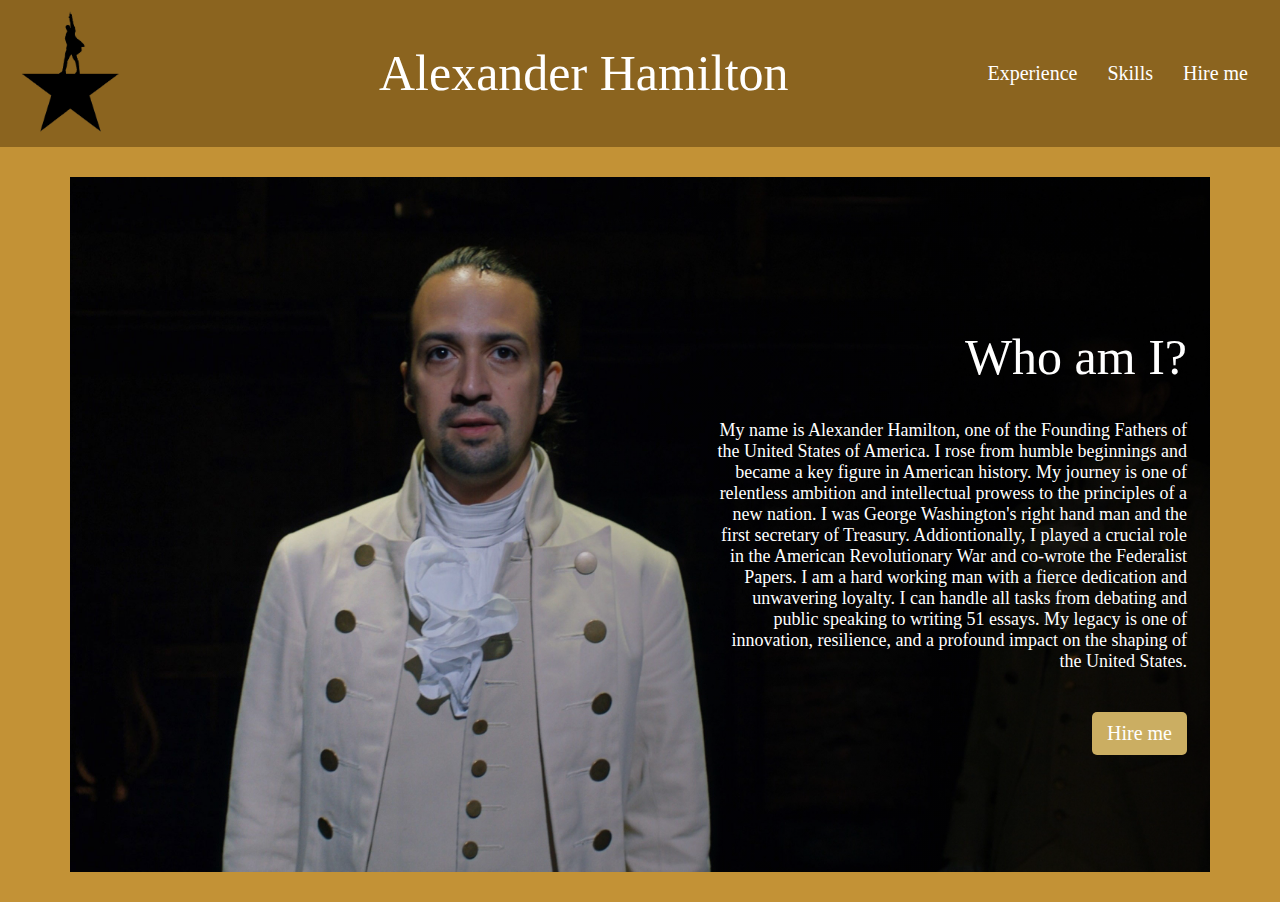
<file: index.html>
<!DOCTYPE html>
<html lang="en">
  <head>
    <meta charset="UTF-8" />
    <meta name="viewport" content="width=device-width, initial-scale=1.0" />
    <meta name="description" content="Who is Alexander Hamilton?" />
    <title>Alexander Hamilton</title>
    <link rel="icon" type="image/icon" href="images/Hamilton-Logo.png" />
    <link rel="stylesheet" href="style.css" />
  </head>
  <body>
    <nav>
      <a href="index.html">
        <img src="images/Hamilton-Logo.png" alt: "logo Hamilton"/>
      </a>
      <h1>Alexander Hamilton</h1>
      <input id="header-collapsible" class="toggle" type="checkbox" />
      <label for="header-collapsible" class="lbl-toggle">
        <div class="l1 line"></div>
        <div class="l2 line"></div>
        <div class="l3 line"></div>
      </label>
      <div class="nav-buttons collapsible-content">
        <ul>
          <li><a href="#">Experience</a></li>
          <li><a href="skills.html">Skills</a></li>
          <li><a href="hire.html">Hire me</a></li>
        </ul>
        <img src="images/Hamilton-Logo.png" alt="logo Hamilton" />
      </div>
    </nav>

    <div class="wrapper">
      <div class="homepage">
        <img src="images/Hamilton-Homepage.jpg" alt="Alexander Hamilton" />
        <div class="intro">
          <h1>Who am I?</h1>
          <span
            >My name is Alexander Hamilton, one of the Founding Fathers of the
            United States of America. I rose from humble beginnings and became a
            key figure in American history. My journey is one of relentless
            ambition and intellectual prowess to the principles of a new nation.
            I was George Washington's right hand man and the first secretary of
            Treasury. Addiontionally, I played a crucial role in the American
            Revolutionary War and co-wrote the Federalist Papers. I am a hard
            working man with a fierce dedication and unwavering loyalty. I can
            handle all tasks from debating and public speaking to writing 51
            essays. My legacy is one of innovation, resilience, and a profound
            impact on the shaping of the United States.</span
          >
          <a class="buttoncta" href="hire.html">Hire me</a>
        </div>
      </div>
    </div>
  </body>
</html>
</file>
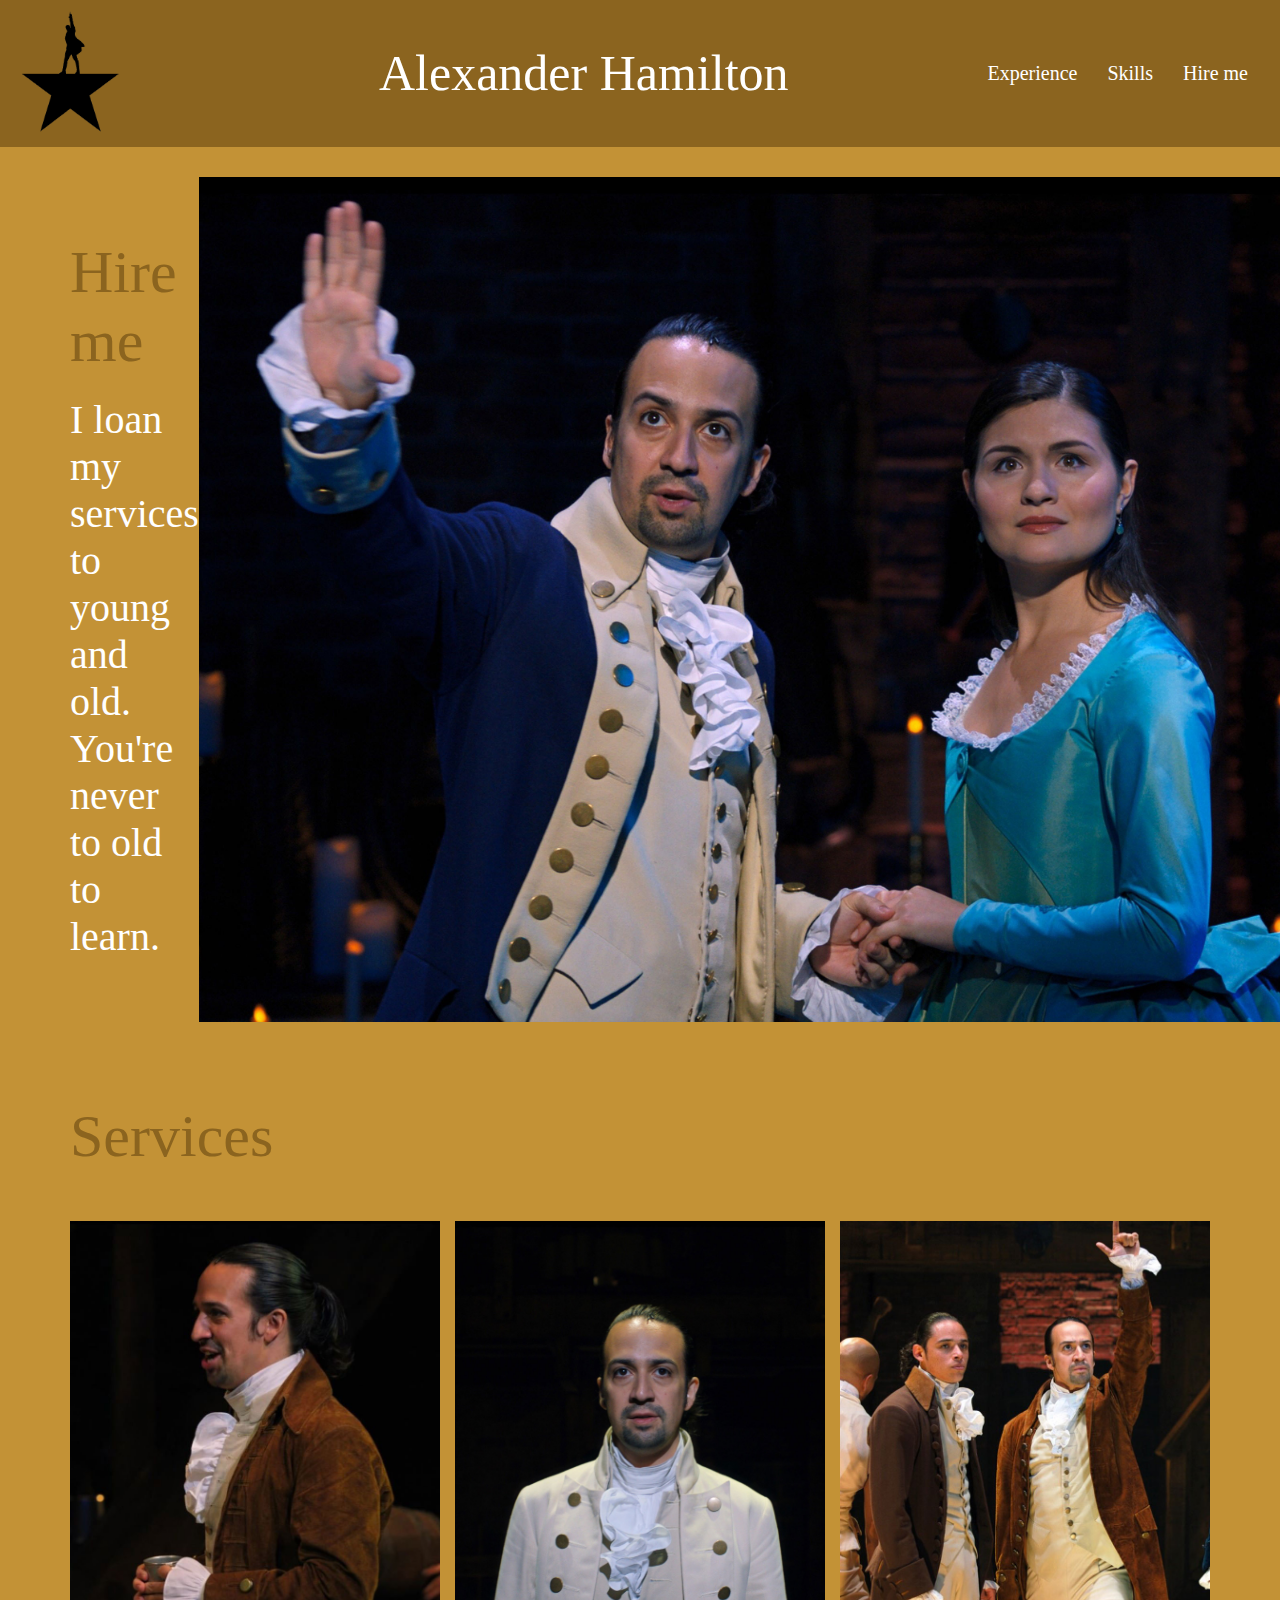
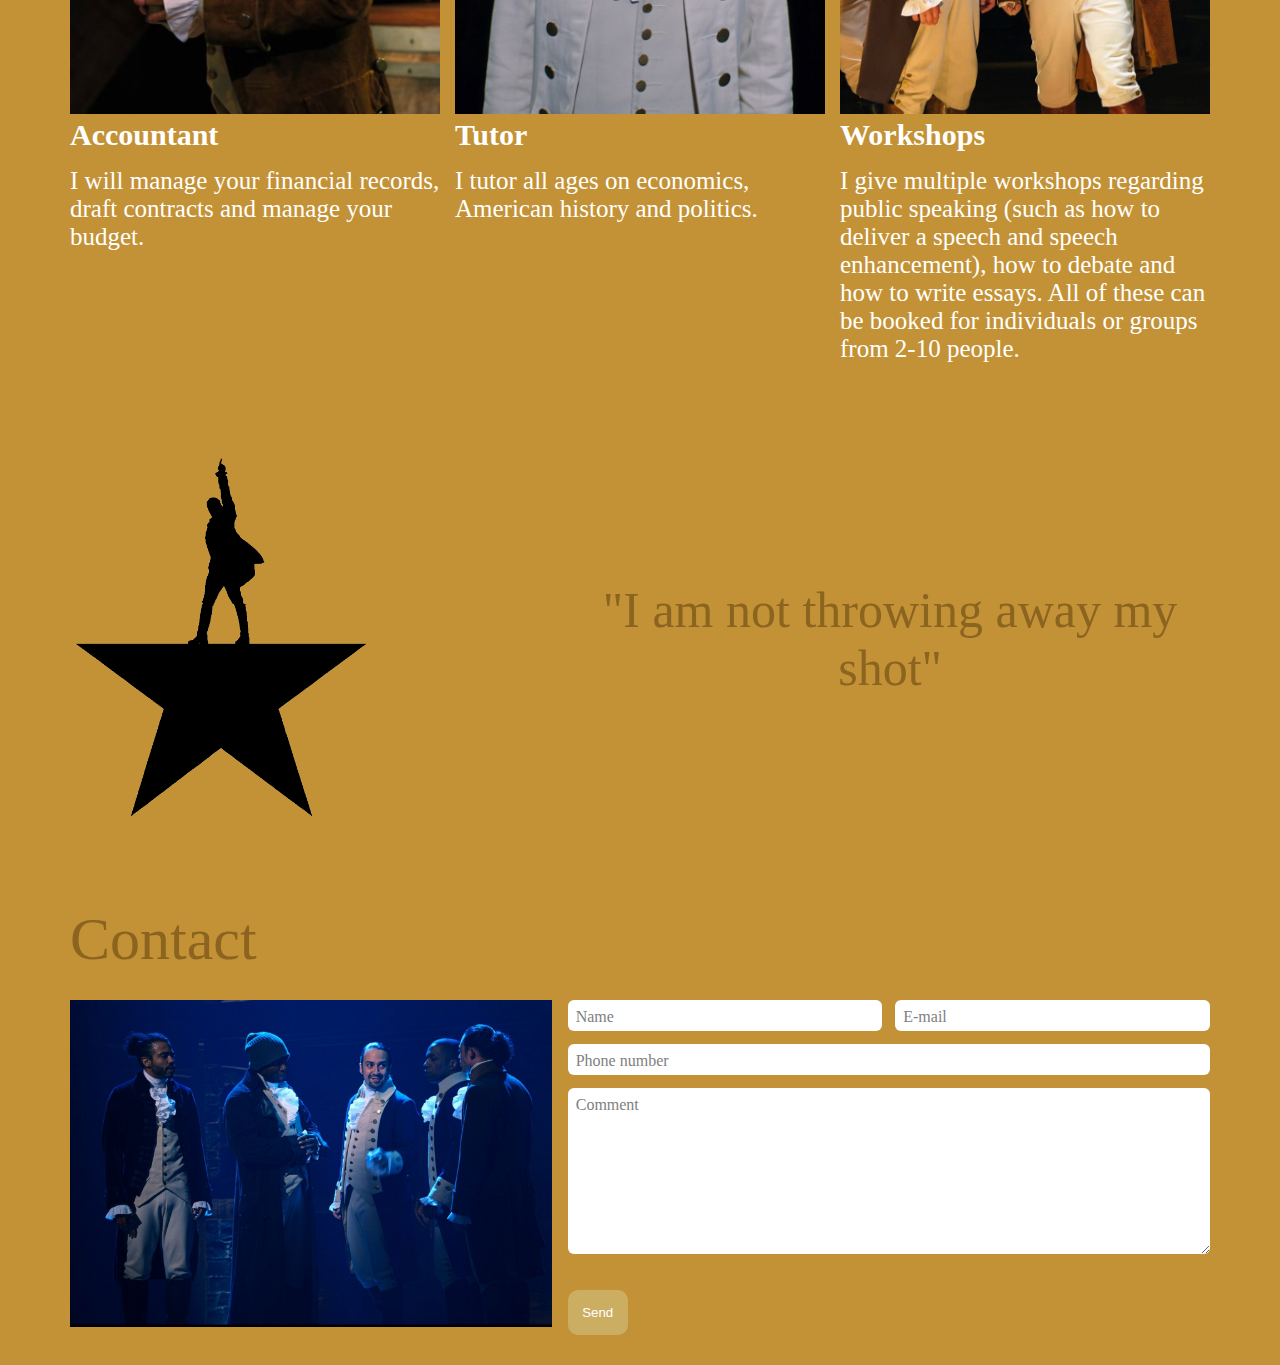
<file: hire.html>
<!DOCTYPE html>
<html lang="en">
  <head>
    <meta charset="UTF-8" />
    <meta name="viewport" content="width=device-width, initial-scale=1.0" />
    <meta
      name="description"
      content="Hire Alexander Hamilton as an Accountant for financial aid, a Tutor or for Workshops in Public Speaking,Writing or Debating"
    />
    <title>Hire me</title>
    <link rel="icon" type="image/icon" href="images/Hamilton-Logo.png" />
    <link rel="stylesheet" href="style.css" />
  </head>
  <body>
    <nav>
      <a href="index.html">
        <img src="images/Hamilton-Logo.png" alt="logo Hamilton" />
      </a>
      <h1>Alexander Hamilton</h1>
      <input id="header-collapsible" class="toggle" type="checkbox" />
      <label for="header-collapsible" class="lbl-toggle">
        <div class="l1 line"></div>
        <div class="l2 line"></div>
        <div class="l3 line"></div>
      </label>
      <div class="nav-buttons collapsible-content">
        <ul>
          <li><a href="#">Experience</a></li>
          <li><a href="skills.html">Skills</a></li>
          <li><a href="hire.html">Hire me</a></li>
        </ul>
        <img src="images/Hamilton-Logo.png" alt="logo Hamilton" />
      </div>
    </nav>
    <div class="wrapper">
      <div class="hire">
        <div class="hiretext">
          <h2>Hire me</h2>
          <span
            >I loan my services to young and old. You're never to old to learn.
          </span>
        </div>
        <img
          src="images/Hamilton-Hire.jpg"
          alt="Alexander Hamilton speaking to Eliza Hamilton"
        />
      </div>

      <div class="services">
        <h2>Services</h2>
        <div class="colums">
          <div class="Accountant">
            <div class="Accountant-img">
              <img
                src="images/Hamilton-accountant.jpg"
                alt="Alexander Hamilton
              speaking"
              />
            </div>
            <h3>Accountant</h3>
            <span>
              I will manage your financial records, draft contracts and manage
              your budget.
            </span>
          </div>
          <div class="Tutor">
            <div class="Tutor-img">
              <img src="images/Hamilton-Tutor.jpg" alt="Alexander Hamilton" />
            </div>
            <h3>Tutor</h3>
            <span>
              I tutor all ages on economics, American history and politics.
            </span>
          </div>
          <div class="Workshops">
            <div class="Workshop-img">
              <img
                src="images/Hamilton-workshops-crop.jpg"
                alt="Alexander Hamilton holding a speech"
              />
            </div>
            <h3>Workshops</h3>
            <span>
              I give multiple workshops regarding public speaking (such as how
              to deliver a speech and speech enhancement), how to debate and how
              to write essays. All of these can be booked for individuals or
              groups from 2-10 people.
            </span>
          </div>
        </div>

        <div class="quote1">
          <div class="imagestar">
            <img src="images/Hamilton-Logo.png" alt="logo Hamilton" />
          </div>
          <h1>"I am not throwing away my shot"</h1>
        </div>
      </div>

      <div class="contact">
        <div class="contacttext">
          <h2>Contact</h2>
        </div>

        <div class="imagecontact">
          <img
            src="images/Hamilton-Contact.jpg"
            alt="Alexander Hamilton in a blue
          background"
          />
        </div>
        <form id="ContactForm" class="isolate">
          <div class="contact_fields">
            <div class="field">
              <input class="field_input" type="text" placeholder="Name" />
              <label class="field_label">Name</label>
            </div>
            <div class="field">
              <input type="email" class="field_input" placeholder="E-mail" />
              <label class="field_label">E-mail</label>
            </div>
          </div>
          <div class="field">
            <input type="tel" class="field_input" placeholder="Phone number" />
            <label class="field_label">Phone number</label>
          </div>
          <div class="field">
            <textarea
              rows="10"
              class="field_input"
              placeholder="Comment"
            ></textarea>
            <label class="form_label field_label">Comment</label>
          </div>
          <div class="contact_button">
            <button type="submit" class="button">Send</button>
          </div>
        </form>
      </div>
    </div>
  </body>
</html>
</file>
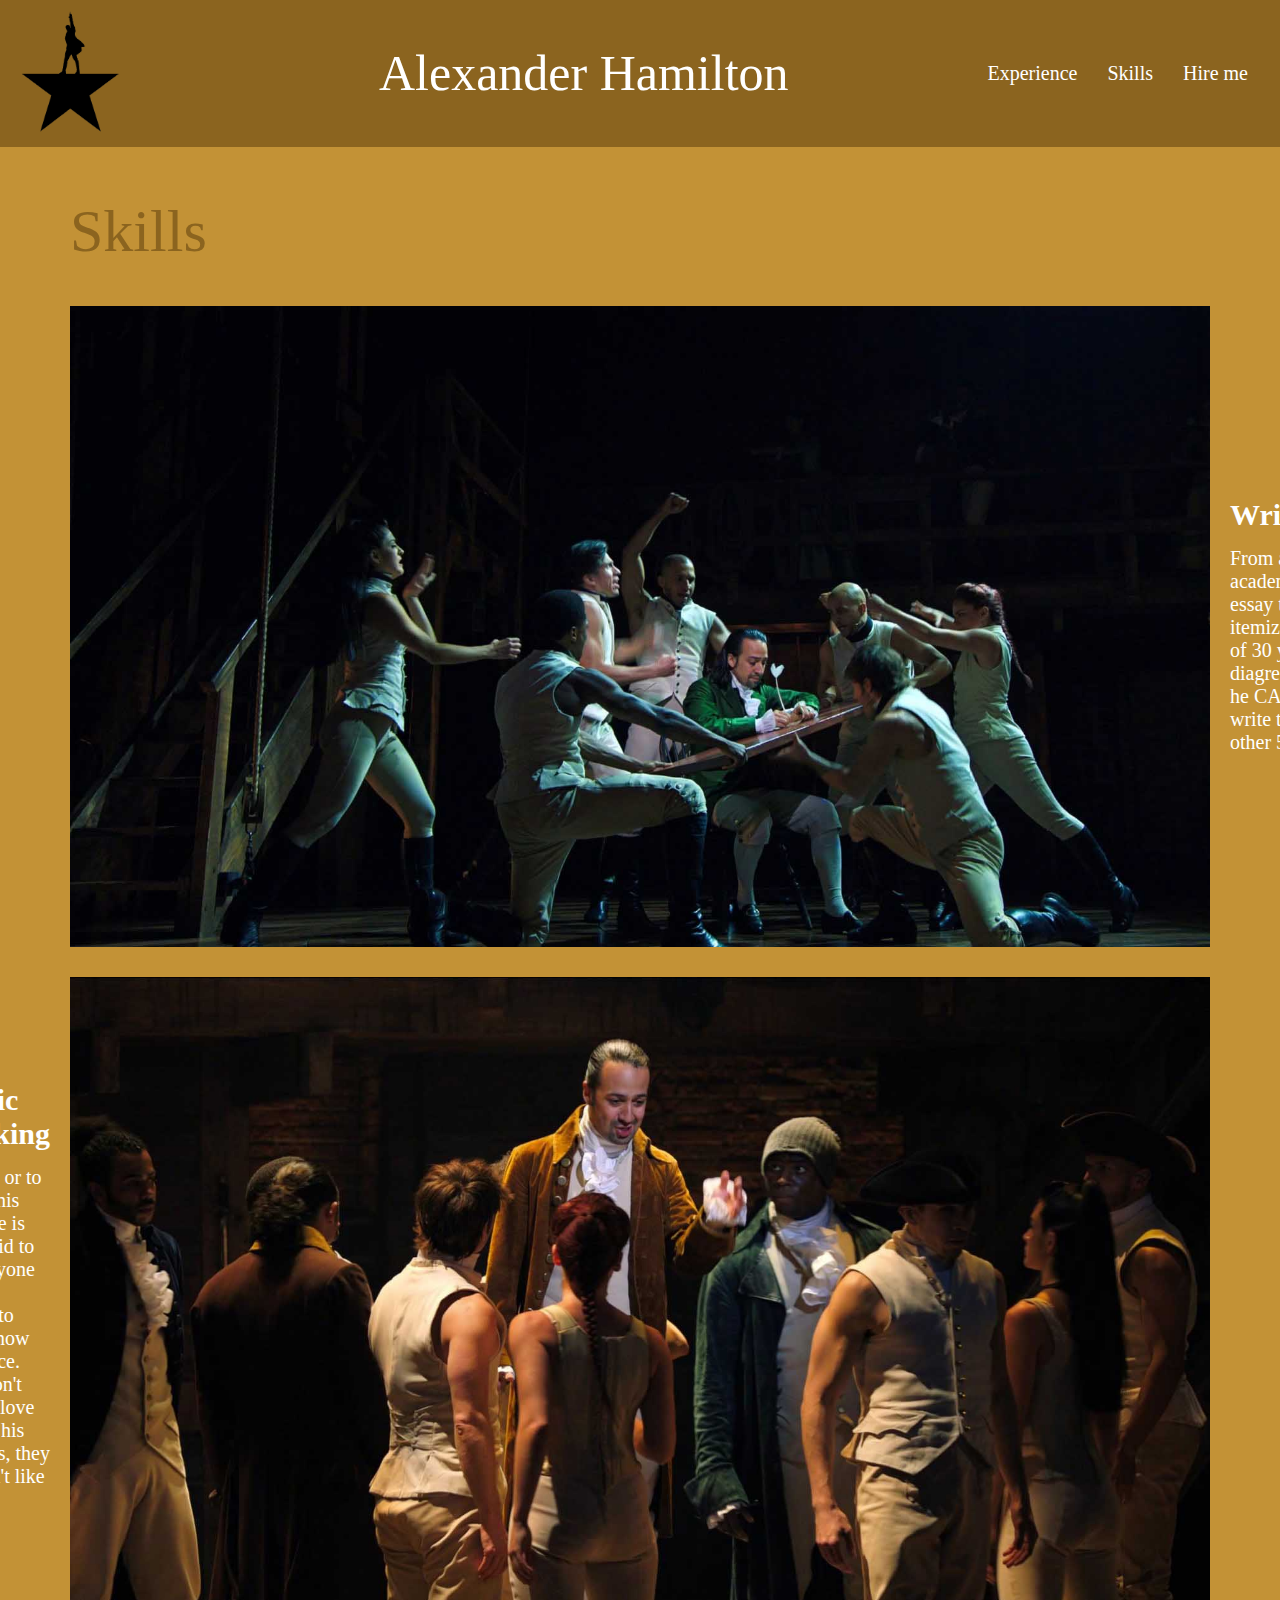
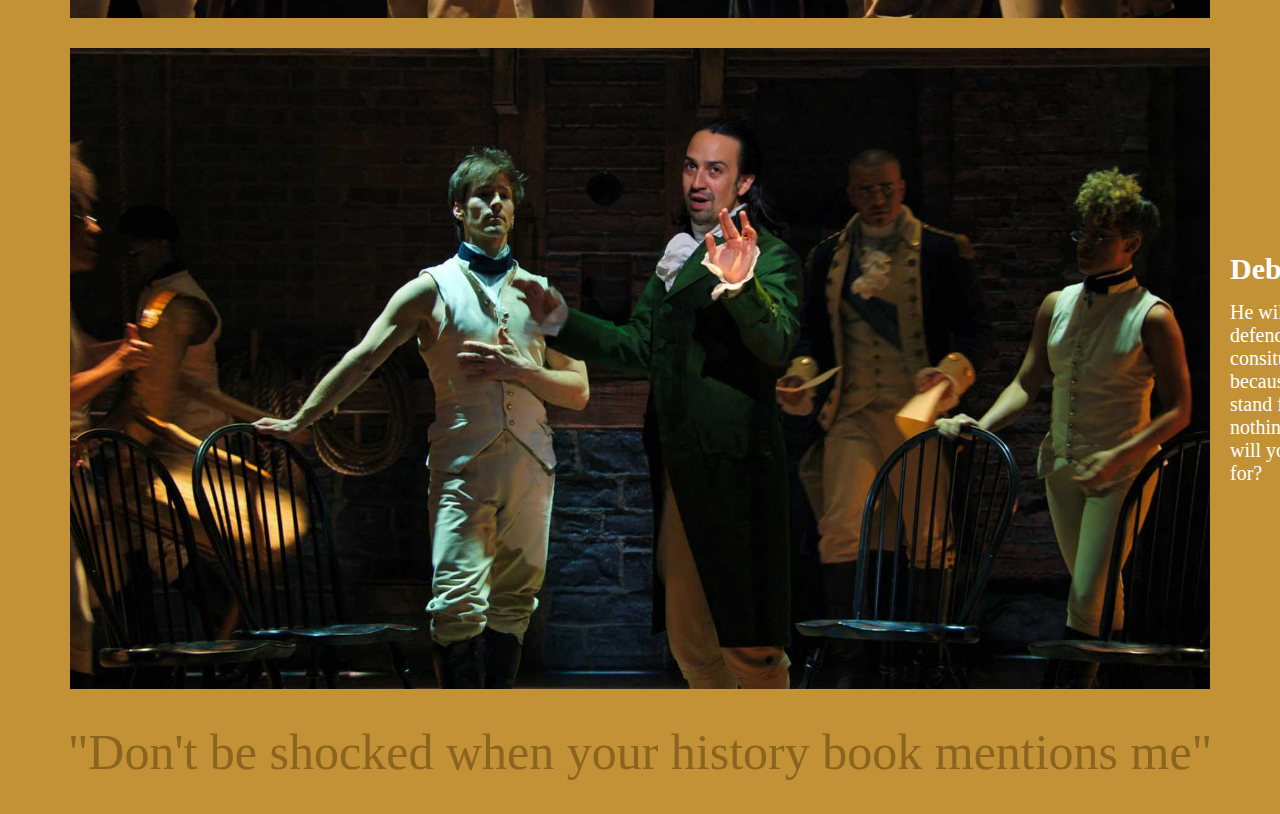
<file: skills.html>
<!DOCTYPE html>
<html lang="en">
  <head>
    <meta charset="UTF-8" />
    <meta name="viewport" content="width=device-width, initial-scale=1.0" />
    <meta
      name="description"
      content="Alexander Hamilton's skills such as Writing, Public speaking and Debating"
    />
    <title>Skills</title>
    <link rel="icon" type="image/icon" href="images/Hamilton-Logo.png" />
    <link rel="stylesheet" href="style.css" />
  </head>
  <body>
    <nav>
      <a href="index.html">
        <img src="images/Hamilton-Logo.png" alt="logo Hamilton" />
      </a>
      <h1>Alexander Hamilton</h1>
      <input id="header-collapsible" class="toggle" type="checkbox" />
      <label for="header-collapsible" class="lbl-toggle">
        <div class="l1 line"></div>
        <div class="l2 line"></div>
        <div class="l3 line"></div>
      </label>
      <div class="nav-buttons collapsible-content">
        <ul>
          <li><a href="#">Experience</a></li>
          <li><a href="skills.html">Skills</a></li>
          <li><a href="hire.html">Hire me</a></li>
        </ul>
        <img src="images/Hamilton-Logo.png" alt="logo Hamilton" />
      </div>
    </nav>
    <div class="wrapper">
      <div class="kaders">
        <h2>Skills</h2>
        <div class="writing">
          <img
            src="images/Hamilton-writing.jpg"
            alt="Alexander Hamilton writing an essay surrounded by the ensemble"
          />
          <div class="skilltext">
            <h3>Writing</h3>
            <span>
              From an academic essay to an itemized list of 30 years of
              diagreements, he CAN write the other 51.
            </span>
          </div>
        </div>

        <div class="speaking">
          <img
            src="images/Hamilton-public-speaking.jpg"
            alt="Alexander Hamilton giving a public speech surrounded by the ensemble"
          />
          <div class="skilltext">
            <h3>Public speaking</h3>
            <span>
              In court or to defend his work, he is not afraid to let everyone
              who is willing to listen know his stance. They don't have to love
              him for his opinions, they just don't like Burr.</span
            >
          </div>
        </div>

        <div class="debating">
          <img
            src="images/Hamilton-debating.jpg"
            alt="Alexander Hamilton
          debating"
          />
          <div class="skilltext">
            <h3>Debating</h3>
            <span>
              He will die defending his consitution, because if you stand for
              nothing, what will you fall for?
            </span>
          </div>
        </div>
      </div>

      <div class="quote2">
        <h1>"Don't be shocked when your history book mentions me"</h1>
      </div>
    </div>
  </body>
</html>
</file>
<file: style.css>
body {
  background-color: #c39236;
  color: #fff;
  margin: 0;
  width: 100vw;
  min-height: 100vh;
  display: flex;
  flex-direction: column;
  img {
    width: 100%;
  }
}

.wrapper {
  max-width: 1200px;
  margin: 0 auto;
  width: 100%;
}

nav {
  display: flex;
  flex-direction: row;
  justify-content: space-between;
  background-color: #8b641f;
  align-items: center;
  padding: 10px 20px 10px;
  box-sizing: border-box;
  position: sticky;
  top: 0;
  z-index: 1;

  a {
    img {
      width: 100px;
    }
  }
  h1 {
    font-size: 50px;
    margin: 0;
    width: 100%;
    text-align: center;
    padding-left: 100px;
  }
  .toggle {
    display: none;
  }
  .nav-buttons {
    ul {
      display: flex;
      flex-direction: row;
      gap: 30px;
      padding-right: 12px;

      li {
        display: inline;

        a {
          text-decoration: none;
          color: white;
          font-size: 20px;
          text-wrap: nowrap;
        }
      }
    }
    img {
      display: none;
    }
  }
}

h1 {
  font-weight: normal;
  font-size: 50px;
  color: #fff;
  text-align: center;
}
h2 {
  font-weight: normal;
  font-size: 60px;
  color: #8b641f;
  text-align: left;
}
h3 {
  font-size: 30px;
  margin-bottom: 15px;
  margin-top: 0px;
}

/* homepage */

.homepage {
  display: flex;
  margin: 30px;
  height: fit-content;
  position: relative;
  img {
    display: block;
  }
  .intro {
    display: flex;
    flex-direction: column;
    a {
      margin-top: 40px;
      font-size: 20px;
      padding: 10px 15px;
      background-color: #cbae62;
      border-radius: 5px;
      text-decoration: none;
      color: #fff;
      width: fit-content;
    }
    a:hover {
      background-color: #8b641f;
    }
  }
}

/* hire */
.hire {
  display: flex;
  padding: 30px;
  margin-bottom: 0;
  box-sizing: border-box;

  .hiretext {
    display: flex;
    flex-direction: column;
    justify-content: center;
    h2 {
      margin: 0;
      margin-bottom: 20px;
    }
    span {
      font-size: 40px;
    }
  }
}

.services {
  padding: 0 30px;
  margin-bottom: 0px;
  box-sizing: border-box;

  .colums {
    display: flex;
    margin-bottom: 90px;
    gap: 15px;
    span {
      font-size: 25px;
    }
    .Accountant {
      flex: 1;
    }

    .Tutor {
      flex: 1;
    }

    .Workshops {
      flex: 1;
    }
  }
}

.quote1 {
  display: flex;
  align-items: center;
  h1 {
    color: #8b641f;
  }
  .imagestar img {
    width: 60%;
  }
}

.contact {
  display: grid;
  grid-template-columns: 6fr 8fr;
  grid-template-rows: repeat(2, minmax(100px, auto));
  padding: 30px;
  margin-top: 0;
  box-sizing: border-box;

  .contacttext {
    grid-column: 1/3;
  }
  .imagecontact {
    grid-column: 1/2;
    img {
      width: 700px;
    }
  }
  .contacttext h2 {
    margin-bottom: 10px;
  }
  gap: 1rem;
  .imagecontact {
    width: 100%;

    img {
      width: 100%;
    }
  }

  form {
    display: flex;
    flex-direction: column;
    grid-column: 2/3;
    gap: 0.8rem;
    max-width: 700px;
    margin-bottom: 0;

    .contact_fields {
      display: flex;
      flex-direction: row;
      gap: 0.8rem;
    }
    .field {
      position: relative;
      flex: 1 1 50%;
    }

    label {
      position: absolute;
      left: 8px;
      top: 8px;
      color: grey;
      pointer-events: none;
    }
    textarea,
    input {
      padding: 8px;
      width: 100%;
      box-sizing: border-box;
      border-radius: 6px;
      border: 0;
      appearance: none;
      &::placeholder {
        color: transparent;
      }
    }
    textarea:not(:placeholder-shown) + label,
    input:not(:placeholder-shown) + label {
      font-size: 8px;
      top: 4px;
      left: 10px;
    }

    textarea:not(:placeholder-shown),
    input:not(:placeholder-shown) {
      border-color: black;
      padding: 12px 6px 4px 10px;
    }

    textarea:focus-visible,
    input:focus-visible {
      border-color: black;
      padding: 12px 6px 4px 10px;

      & + label {
        font-size: 8px;
        top: 4px;
        left: 10px;
      }
    }
    .button {
      background-color: #cbae62;
      border-radius: 10px;
      width: 60px;
      padding: 15px 10px;
      margin-top: 20px;
      border: 0;
      color: #fff;
    }
    .button:hover {
      background-color: #8b641f;
    }
  }
}

/* skills */
.kaders {
  margin: 30px;
  display: flex;
  flex-direction: column;
  gap: 30px;
  & > * {
    display: flex;
    flex-direction: row;
    align-items: center;
    gap: 20px;
    & > * {
      flex: 0 1 50%;
    }
  }

  img {
    display: flex;
  }
  h2 {
    margin: 20px 0 10px 0;
  }
  span {
    flex-direction: column;
    font-size: 20px;
  }
}

.speaking {
  flex-direction: row-reverse;
}
.quote2 h1 {
  color: #8b641f;
}

/* web vereiste */
@media screen and (min-width: 851px) {
  .intro {
    padding: 23px;
    width: 100%;
    position: absolute;
    inset: 0;
    display: flex;
    flex-direction: column;
    justify-content: center;
    box-sizing: border-box;
    align-items: end;
    background: linear-gradient(to left, rgba(0, 0, 0, 0.5), transparent);
    * {
      text-align: end;
    }
    span {
      font-size: 18px;
      width: 43%;
    }
  }
}
/* mobile */
@media screen and (max-width: 440px) {
  /* homepage */

  .homepage {
    align-items: center;
    margin: 10px;
    img {
      width: 100vw;
    }
    .intro {
      width: 350px;
      margin: 0 auto;
      span {
        font-size: 17px;
      }
      h1 {
        margin-bottom: 20px;
      }
      a:hover {
        background-color: #8b641f;
      }
    }
  }

  nav {
    display: grid;
    grid-template-columns: auto 1fr 48px;
    padding: 0;

    h1 {
      margin: 0;
      padding: 0;
      font-size: 18px;
    }
    a img {
      width: 19% !important;
      margin: 0 auto;
      padding-left: 10px;
      padding-top: 3px;
    }
    /* hamburger menu */
    .lbl-toggle {
      display: block;
      position: relative;
      width: 24px;
      height: 20px;
      left: 12px;
      flex: 0 0 auto;
      z-index: 10;
    }

    .line {
      position: absolute;
      background-color: white;
      width: 24px;
      height: 2px;
      transition: transform 0.2s, opacity 0.2s;
    }
    .toggle:checked + .lbl-toggle + .nav-buttons.collapsible-content {
      transform: translateX(20vw);
    }
    .line.l1 {
      top: 0;
      right: 0;
    }
    .line.l2 {
      top: 9px;
      right: 0;
    }
    .line.l3 {
      top: 18px;
      right: 0;
    }
    .toggle:checked + .lbl-toggle .line.l1 {
      transform: rotate(45deg) translate(5px, 5px);
    }
    .toggle:checked + .lbl-toggle .line.l2 {
      opacity: 0;
    }
    .toggle:checked + .lbl-toggle .line.l3 {
      transform: rotate(-45deg) translate(7px, -8px);
    }
    .nav-buttons.collapsible-content {
      position: fixed;
      z-index: 1;
      top: 0;
      height: 100vh;
      width: 80vw;
      transform: translateX(100vw);
      transition: transform 0.5s;
      background-color: rgba(139, 100, 31, 0.8);
      backdrop-filter: blur(4px);
      ul {
        display: flex;
        flex-direction: column;
        margin-top: 75px;
      }
      img {
        position: absolute;
        display: block;
        bottom: 0;
        width: 50%;
        left: 25%;
      }
    }
  }

  /* hire me */

  .hire {
    display: flex;
    flex-direction: column;
    padding: 20px;
    img {
      width: 100vw;
      margin-left: -20px;
    }
    .hiretext {
      margin-bottom: 20px;
      display: flex;
      flex-direction: column;
      align-items: center;
      justify-content: center;
      h2 {
        text-align: center;
        margin: 0 0 10px 0;
      }
      span {
        text-align: center;
      }
    }
  }
  .colums {
    flex-direction: column;
    margin-bottom: 0;
    span {
      font-size: 30px;
      width: 100%;
    }
  }
  .quote1 {
    display: none;
  }
  .contact {
    padding: 20px;
    box-sizing: border-box;
    display: flex;
    flex-direction: column;
    img {
      width: 50%;
    }
  }
  .form > div {
    display: flex;
    flex-direction: column;
  }
  .form input {
    margin-top: 20px;
    padding-top: 15px;
    margin-left: 20px;
    width: 300px;
  }

  .kaders {
    gap: 50px;
  }
  .kaders > * {
    flex-direction: column;
  }
  .quote2 h1 {
    font-size: 18px;
  }
}

/* ipad */
@media screen and (max-width: 850px) {
  .homepage {
    flex-direction: column;
    h1 {
      font-size: 40px;
      text-align: start;
    }
    span {
      font-size: 20px;
    }
    .intro {
      a {
        background-color: #cbae62;
      }
      a:hover {
        background-color: #8b641f !important;
      }
    }
  }

  .kaders {
    margin-top: 0;
  }
  .hire .hiretext span {
    font-size: 30px;
  }
  .colums {
    gap: 50px;
    h3 {
      padding-top: 20px;
    }
  }
  .contact {
    grid-template-columns: 8fr 7fr;
  }
}

/* images skills crop */
/* header niet meer fixed position bij hire me page */
</file>
